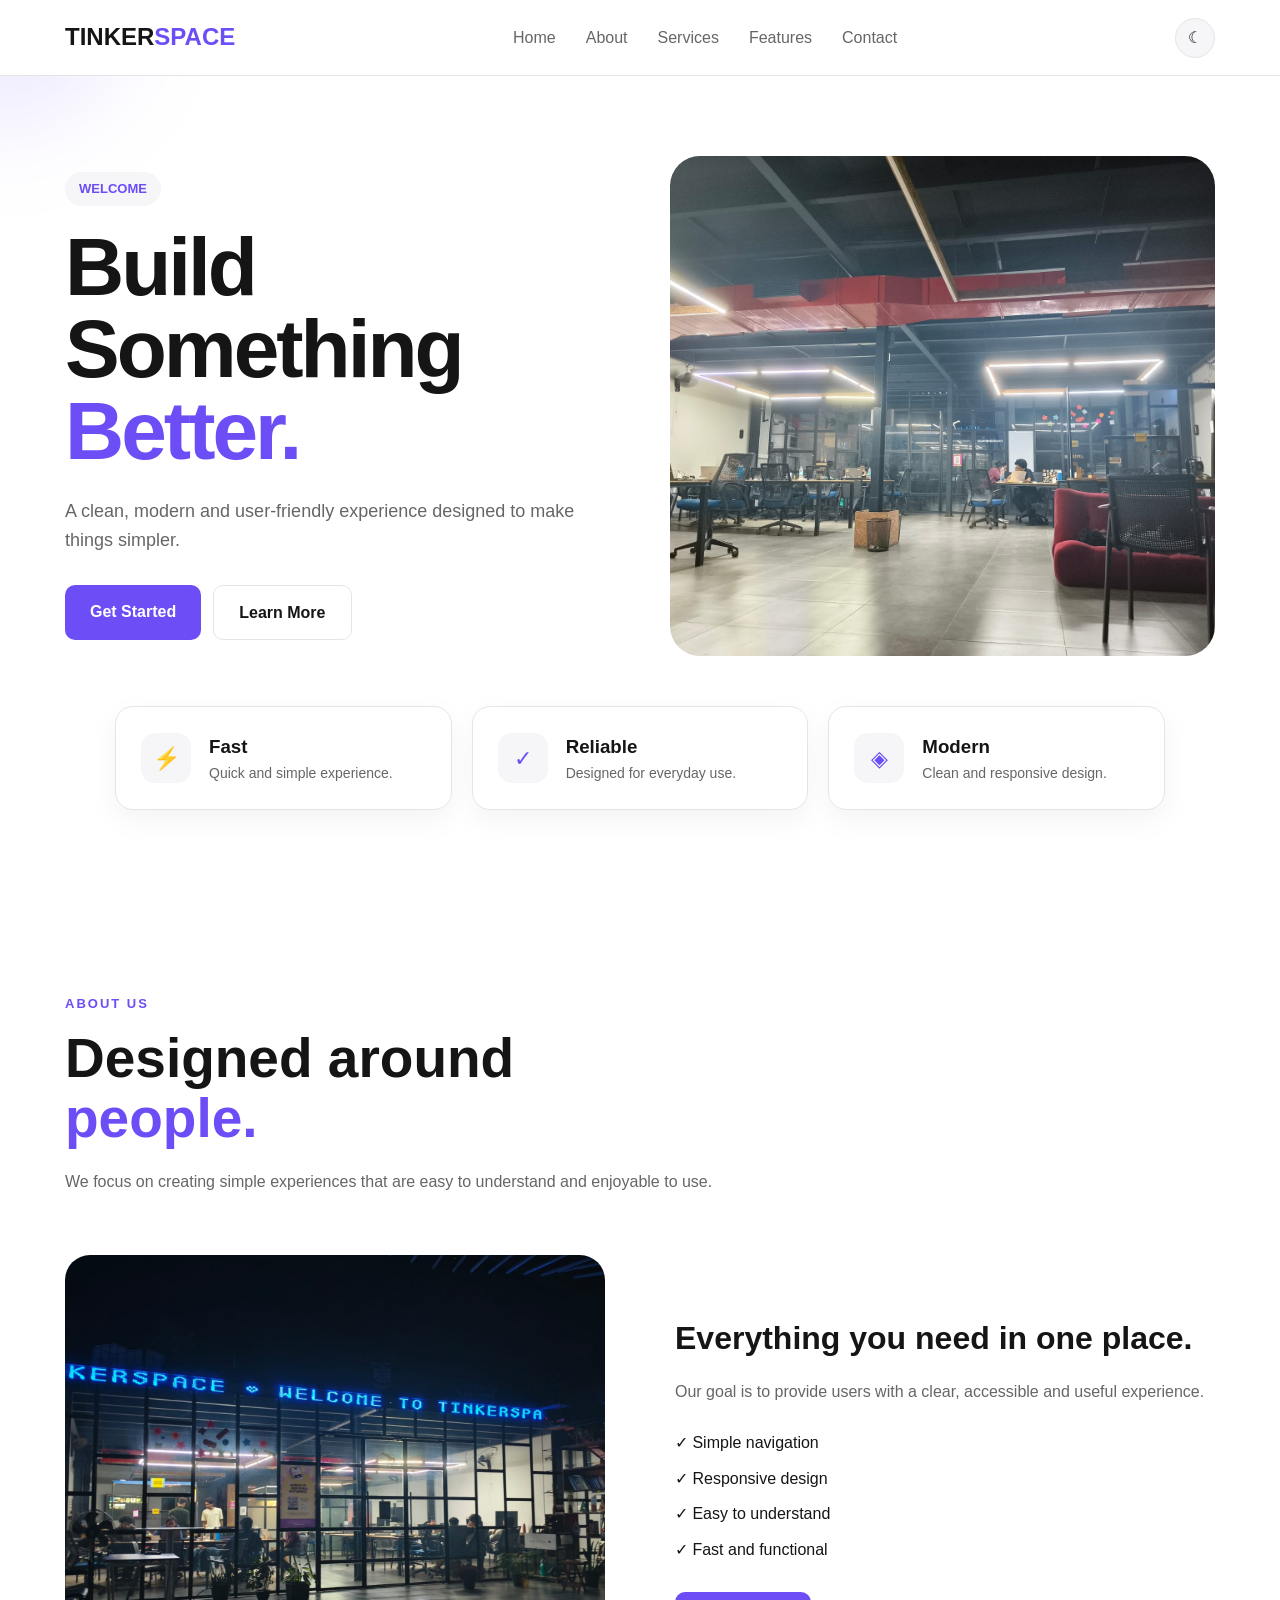
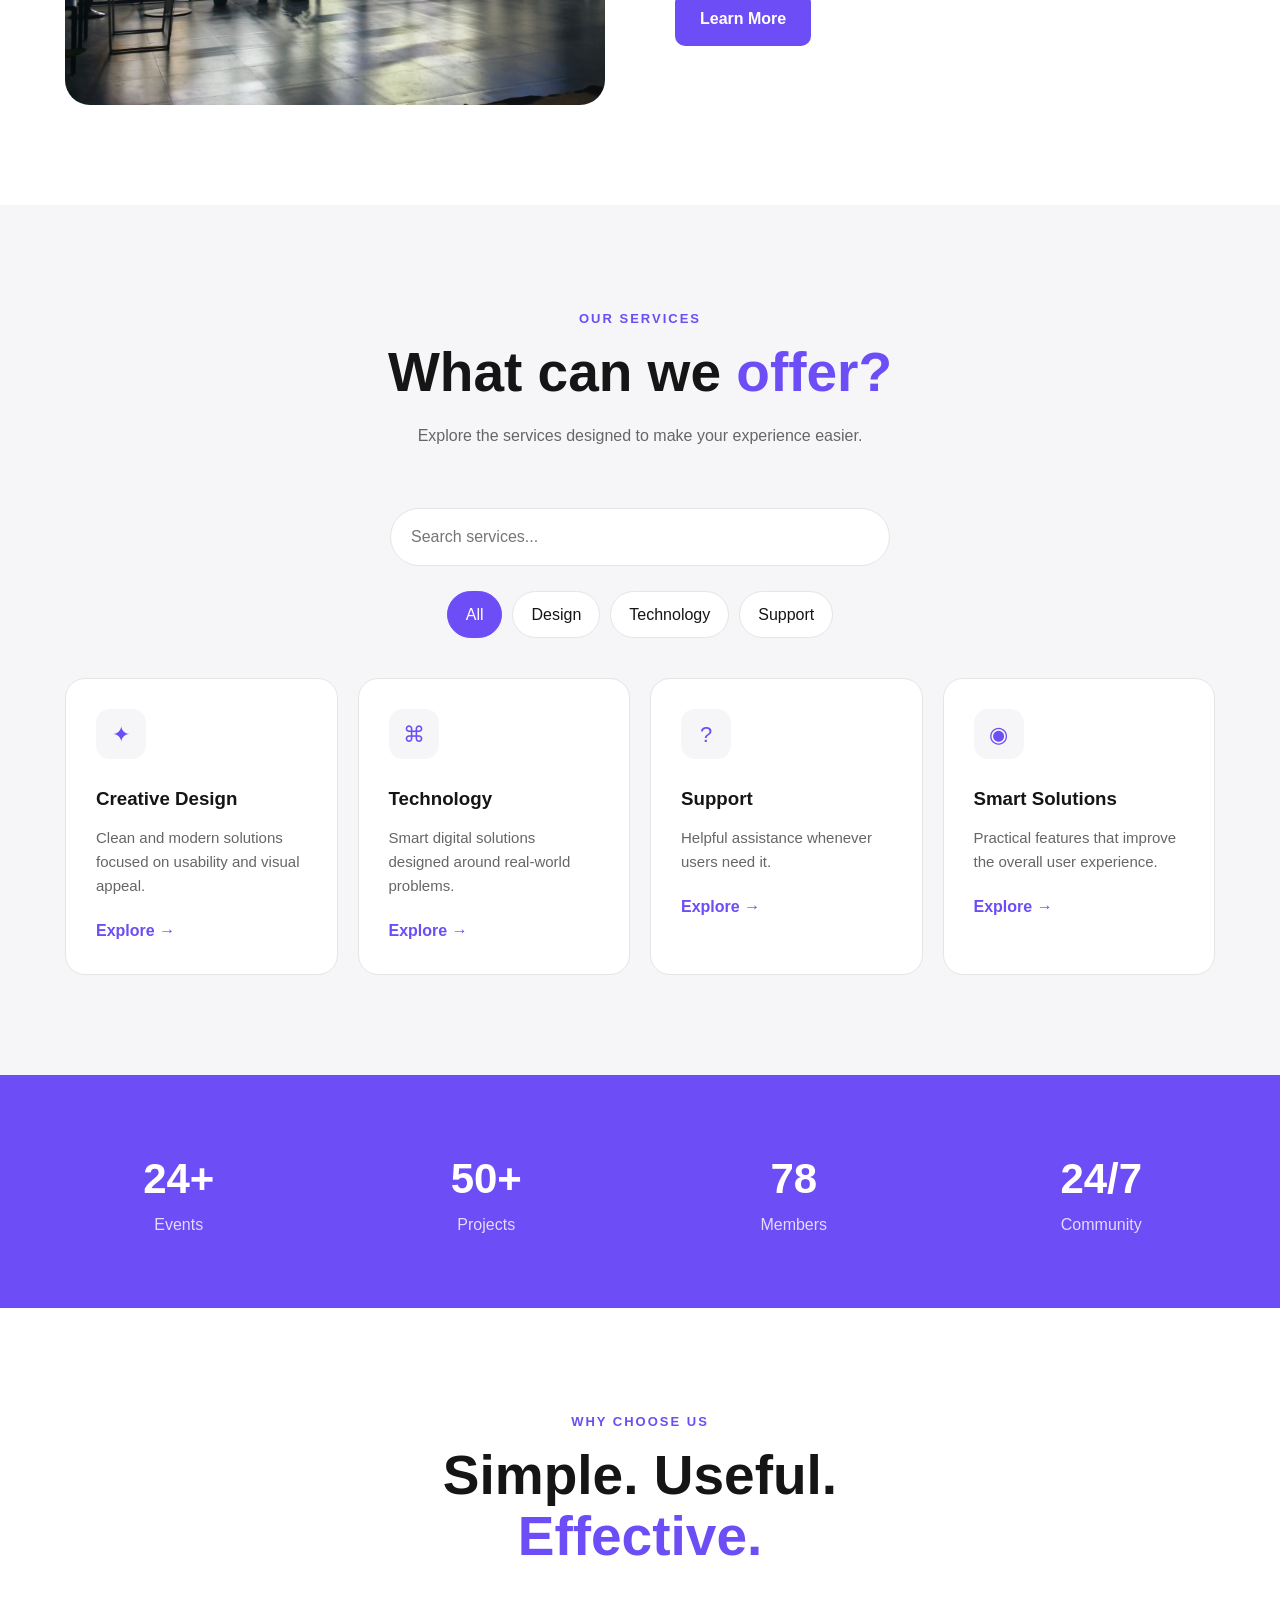
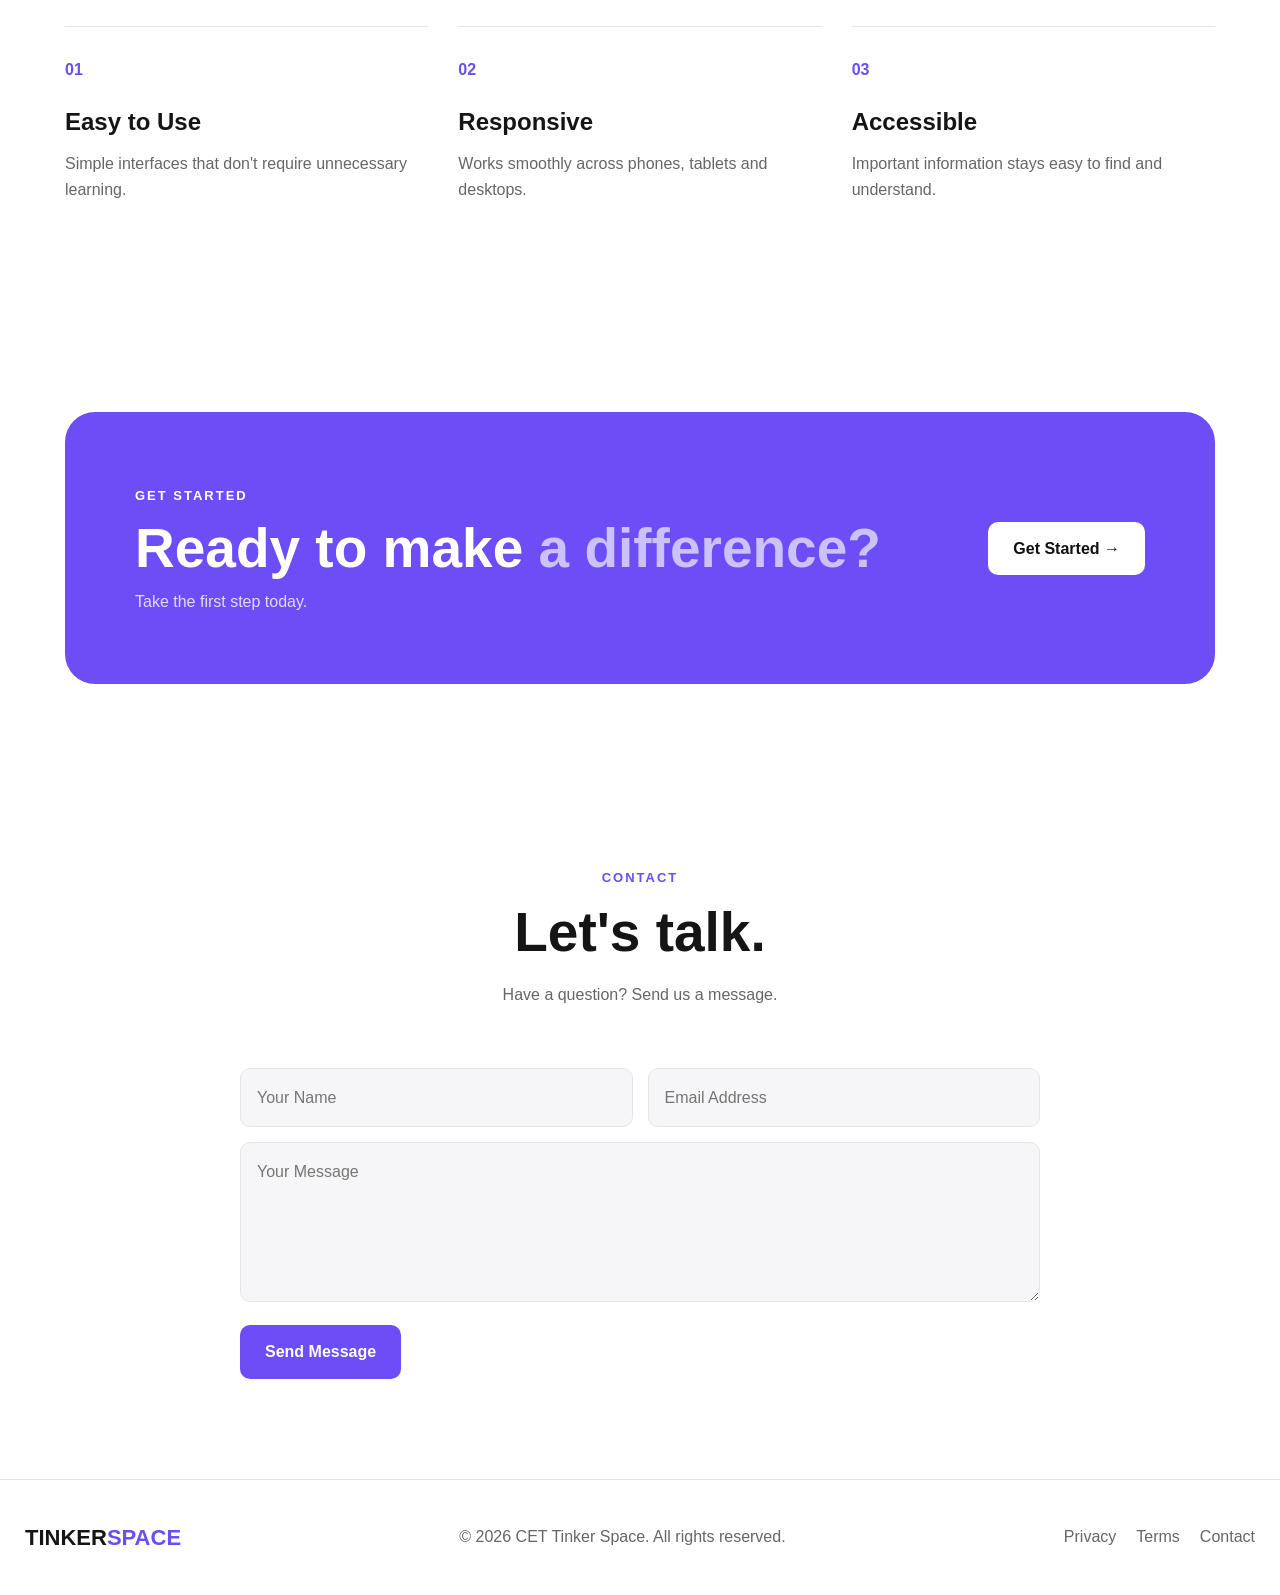
<file: index.html>
<!DOCTYPE html>
<html lang="en">
<head>
  <meta charset="UTF-8">
  <meta name="viewport" content="width=device-width, initial-scale=1.0">
  <title>CET Tinker Space</title>
  <link rel="stylesheet" href="style.css">
</head>
<body>

  <div class="cursor-glow"></div>

  <header>
    <nav class="navbar">
      <a href="#home" class="logo">TINKER<span>SPACE</span></a>

      <div class="nav-links" id="navLinks">
        <a href="#home">Home</a>
        <a href="#about">About</a>
        <a href="#services">Services</a>
        <a href="#features">Features</a>
        <a href="#contact">Contact</a>
      </div>

      <div class="nav-actions">
        <button id="themeBtn" class="icon-btn">☾</button>
        <button id="menuBtn" class="menu-btn">☰</button>
      </div>
    </nav>
  </header>

  <section class="hero reveal" id="home">
    <div class="hero-content">
      <span class="badge">WELCOME</span>
      <h1>Build Something <span>Better.</span></h1>
      <p>A clean, modern and user-friendly experience designed to make things simpler.</p>
      <div class="hero-buttons">
        <a href="#services" class="btn primary">Get Started</a>
        <a href="#about" class="btn secondary">Learn More</a>
      </div>
    </div>
    <div class="hero-image">
      <img src="hero.jpeg" alt="Hero Image">
    </div>
  </section>

  <section class="quick-section reveal">
    <div class="quick-card">
      <div class="quick-icon">⚡</div>
      <div>
        <h3>Fast</h3>
        <p>Quick and simple experience.</p>
      </div>
    </div>
    <div class="quick-card">
      <div class="quick-icon">✓</div>
      <div>
        <h3>Reliable</h3>
        <p>Designed for everyday use.</p>
      </div>
    </div>
    <div class="quick-card">
      <div class="quick-icon">◈</div>
      <div>
        <h3>Modern</h3>
        <p>Clean and responsive design.</p>
      </div>
    </div>
  </section>

  <section class="section reveal" id="about">
    <div class="section-heading">
      <span class="small-title">ABOUT US</span>
      <h2>Designed around <span>people.</span></h2>
      <p>We focus on creating simple experiences that are easy to understand and enjoyable to use.</p>
    </div>

    <div class="about-grid">
      <div class="about-image">
        <img src="about.jpeg" alt="About">
      </div>

      <div class="about-content">
        <h3>Everything you need in one place.</h3>
        <p>Our goal is to provide users with a clear, accessible and useful experience.</p>

        <div class="check-list">
          <p>✓ Simple navigation</p>
          <p>✓ Responsive design</p>
          <p>✓ Easy to understand</p>
          <p>✓ Fast and functional</p>
        </div>

        <button class="btn primary" id="learnBtn">Learn More</button>
      </div>
    </div>
  </section>

  <section class="section alt-section reveal" id="services">
    <div class="section-heading center">
      <span class="small-title">OUR SERVICES</span>
      <h2>What can we <span>offer?</span></h2>
      <p>Explore the services designed to make your experience easier.</p>
    </div>

    <div class="search-container">
      <input type="text" id="cardSearch" placeholder="Search services...">
    </div>

    <div class="filters">
      <button class="filter-btn active" data-filter="all">All</button>
      <button class="filter-btn" data-filter="design">Design</button>
      <button class="filter-btn" data-filter="technology">Technology</button>
      <button class="filter-btn" data-filter="support">Support</button>
    </div>

    <div class="card-grid">
      <div class="service-card reveal" data-category="design">
        <div class="card-icon">✦</div>
        <h3>Creative Design</h3>
        <p>Clean and modern solutions focused on usability and visual appeal.</p>
        <button class="text-btn" onclick="openModal('Creative Design')">Explore →</button>
      </div>

      <div class="service-card reveal" data-category="technology">
        <div class="card-icon">⌘</div>
        <h3>Technology</h3>
        <p>Smart digital solutions designed around real-world problems.</p>
        <button class="text-btn" onclick="openModal('Technology')">Explore →</button>
      </div>

      <div class="service-card reveal" data-category="support">
        <div class="card-icon">?</div>
        <h3>Support</h3>
        <p>Helpful assistance whenever users need it.</p>
        <button class="text-btn" onclick="openModal('Support')">Explore →</button>
      </div>

      <div class="service-card reveal" data-category="technology">
        <div class="card-icon">◉</div>
        <h3>Smart Solutions</h3>
        <p>Practical features that improve the overall user experience.</p>
        <button class="text-btn" onclick="openModal('Smart Solutions')">Explore →</button>
      </div>
    </div>
  </section>

  <section class="stats-section reveal">
    <div class="stat">
      <h2 class="counter" data-target="24">0</h2>
      <p>Events</p>
    </div>
    <div class="stat">
      <h2 class="counter" data-target="50">0</h2>
      <p>Projects</p>
    </div>
    <div class="stat">
      <h2 class="counter" data-target="100">0</h2>
      <p>Members</p>
    </div>
    <div class="stat">
      <h2>24/7</h2>
      <p>Community</p>
    </div>
  </section>

  <section class="section reveal" id="features">
    <div class="section-heading center">
      <span class="small-title">WHY CHOOSE US</span>
      <h2>Simple. Useful. <span>Effective.</span></h2>
    </div>

    <div class="feature-grid">
      <div class="feature reveal">
        <span>01</span>
        <h3>Easy to Use</h3>
        <p>Simple interfaces that don't require unnecessary learning.</p>
      </div>
      <div class="feature reveal">
        <span>02</span>
        <h3>Responsive</h3>
        <p>Works smoothly across phones, tablets and desktops.</p>
      </div>
      <div class="feature reveal">
        <span>03</span>
        <h3>Accessible</h3>
        <p>Important information stays easy to find and understand.</p>
      </div>
    </div>
  </section>

  <section class="cta reveal">
    <div>
      <span class="small-title">GET STARTED</span>
      <h2>Ready to make <span>a difference?</span></h2>
      <p>Take the first step today.</p>
    </div>
    <button class="btn white" onclick="openModal('Get Started')">Get Started →</button>
  </section>

  <section class="section reveal" id="contact">
    <div class="section-heading center">
      <span class="small-title">CONTACT</span>
      <h2>Let's talk.</h2>
      <p>Have a question? Send us a message.</p>
    </div>

    <form class="contact-form" id="contactForm">
      <div class="input-row">
        <input type="text" id="name" placeholder="Your Name" required>
        <input type="email" id="email" placeholder="Email Address" required>
      </div>
      <textarea id="message" placeholder="Your Message" required></textarea>
      <button class="btn primary" type="submit">Send Message</button>
    </form>
  </section>

  <footer>
    <div class="footer-logo">TINKER<span>SPACE</span></div>
    <p>&copy; 2026 CET Tinker Space. All rights reserved.</p>
    <div class="footer-links">
      <a href="#">Privacy</a>
      <a href="#">Terms</a>
      <a href="#contact">Contact</a>
    </div>
  </footer>

  <div class="modal" id="modal">
    <div class="modal-box">
      <button class="close-btn" onclick="closeModal()">&times;</button>
      <span class="small-title">MORE INFORMATION</span>
      <h2 id="modalTitle">Service</h2>
      <p>This section can be customized depending on the website and problem statement given during the competition.</p>
      <button class="btn primary" onclick="closeModal()">Continue</button>
    </div>
  </div>

  <div class="toast" id="toast">✓ Message sent successfully!</div>

  <button id="topBtn" class="top-btn">↑</button>

  <script src="script.js"></script>
</body>
</html>
</file>
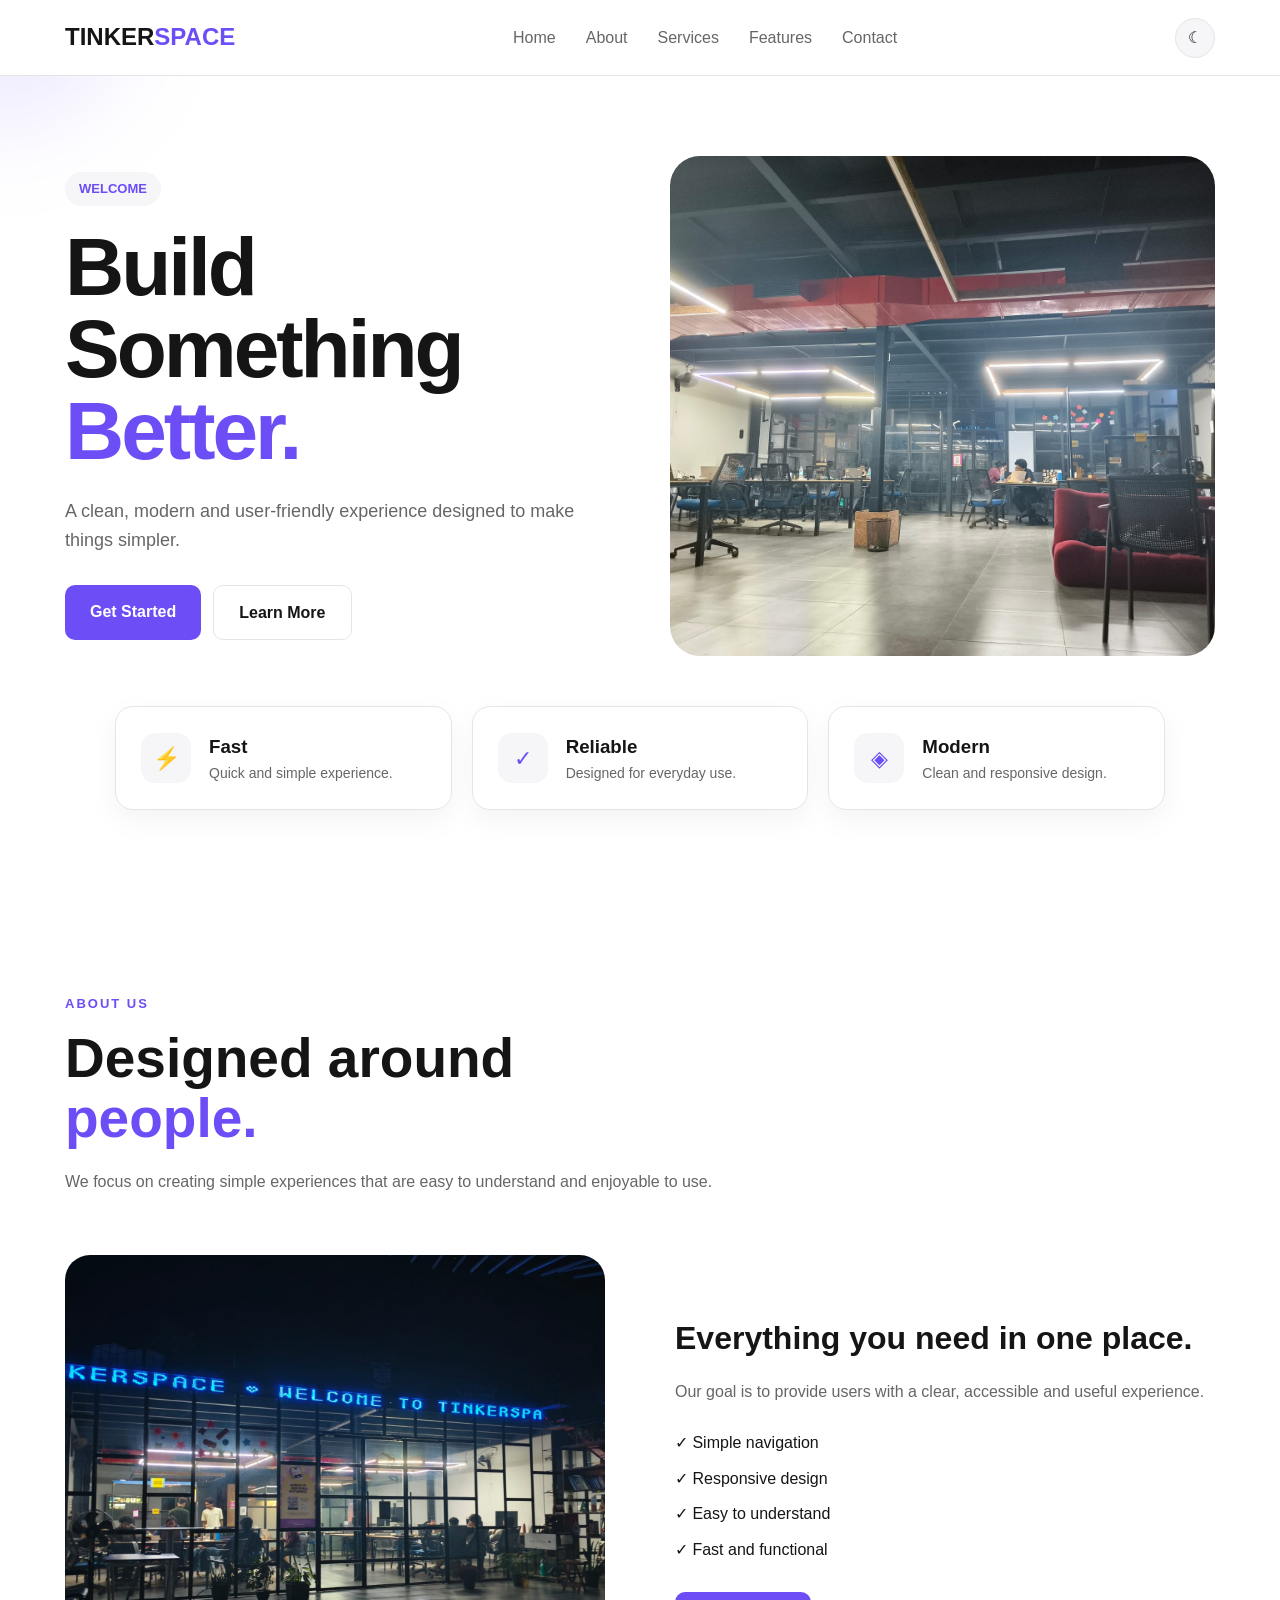
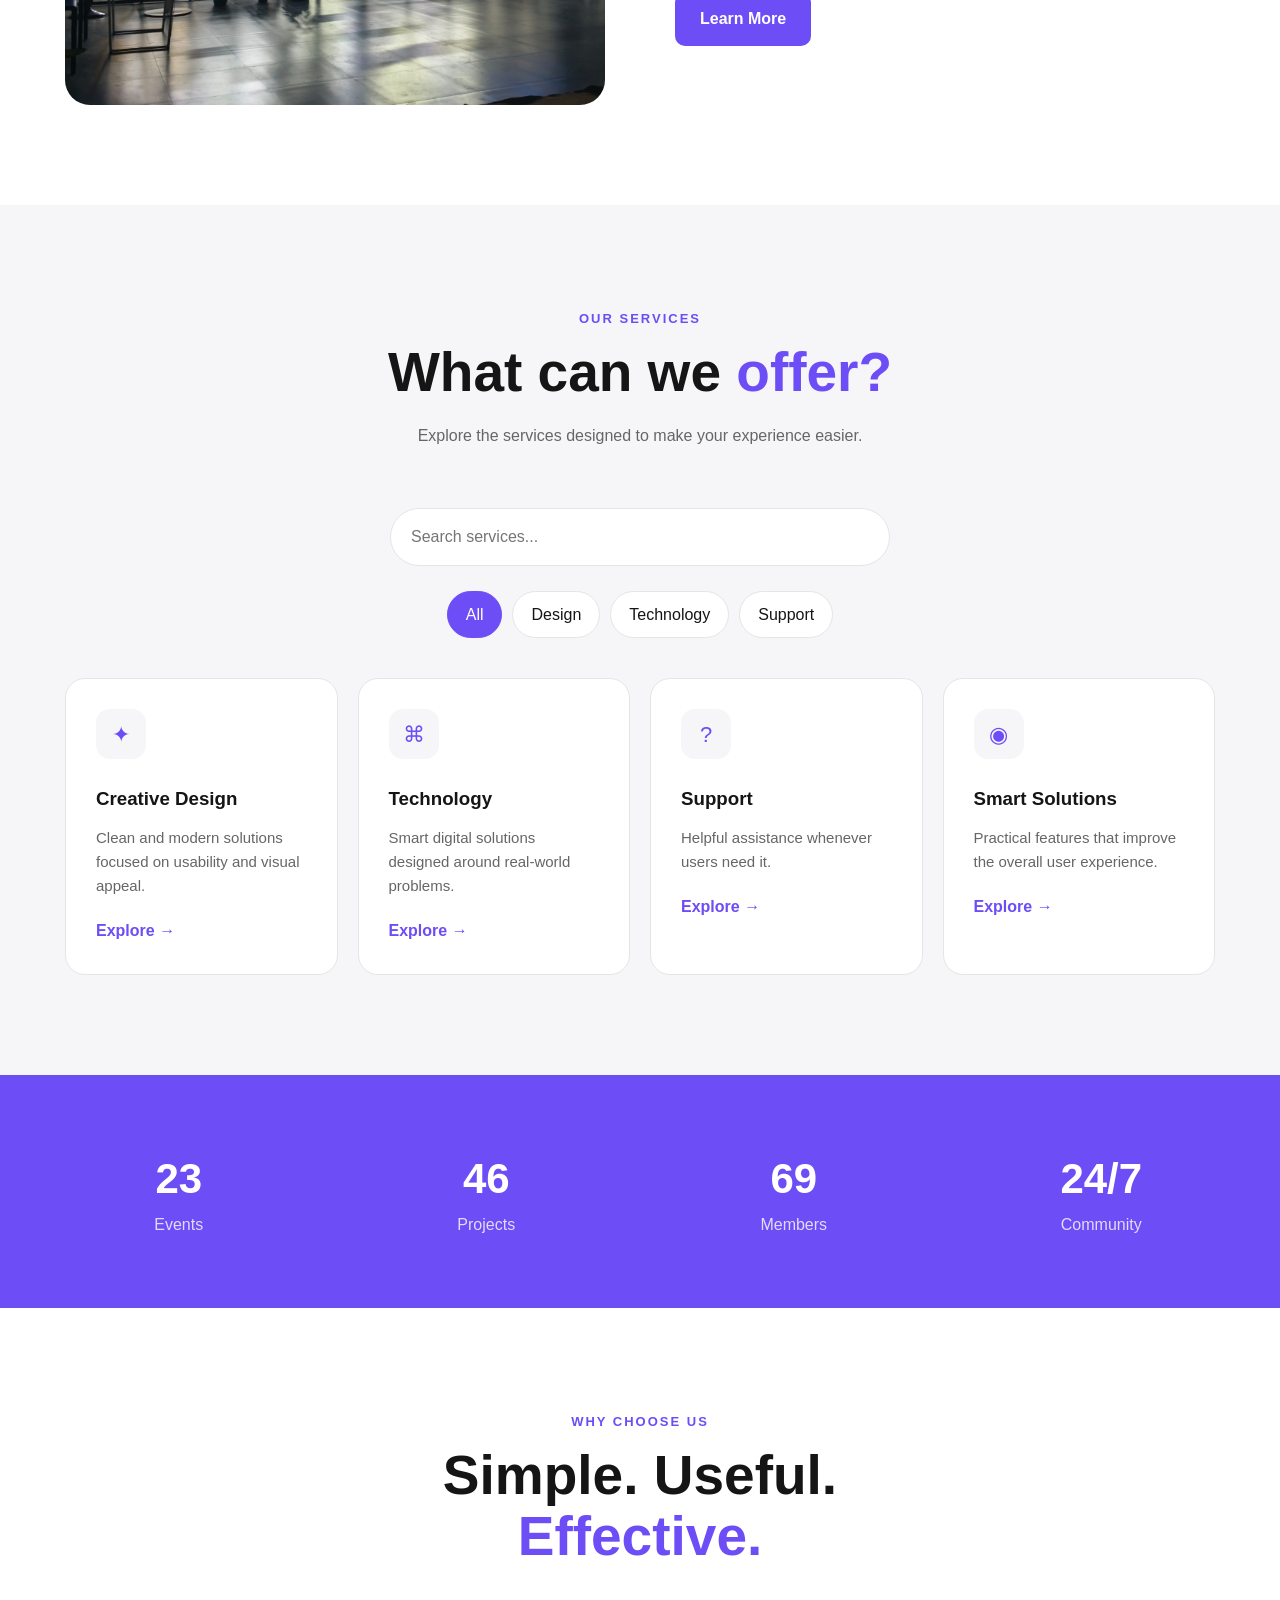
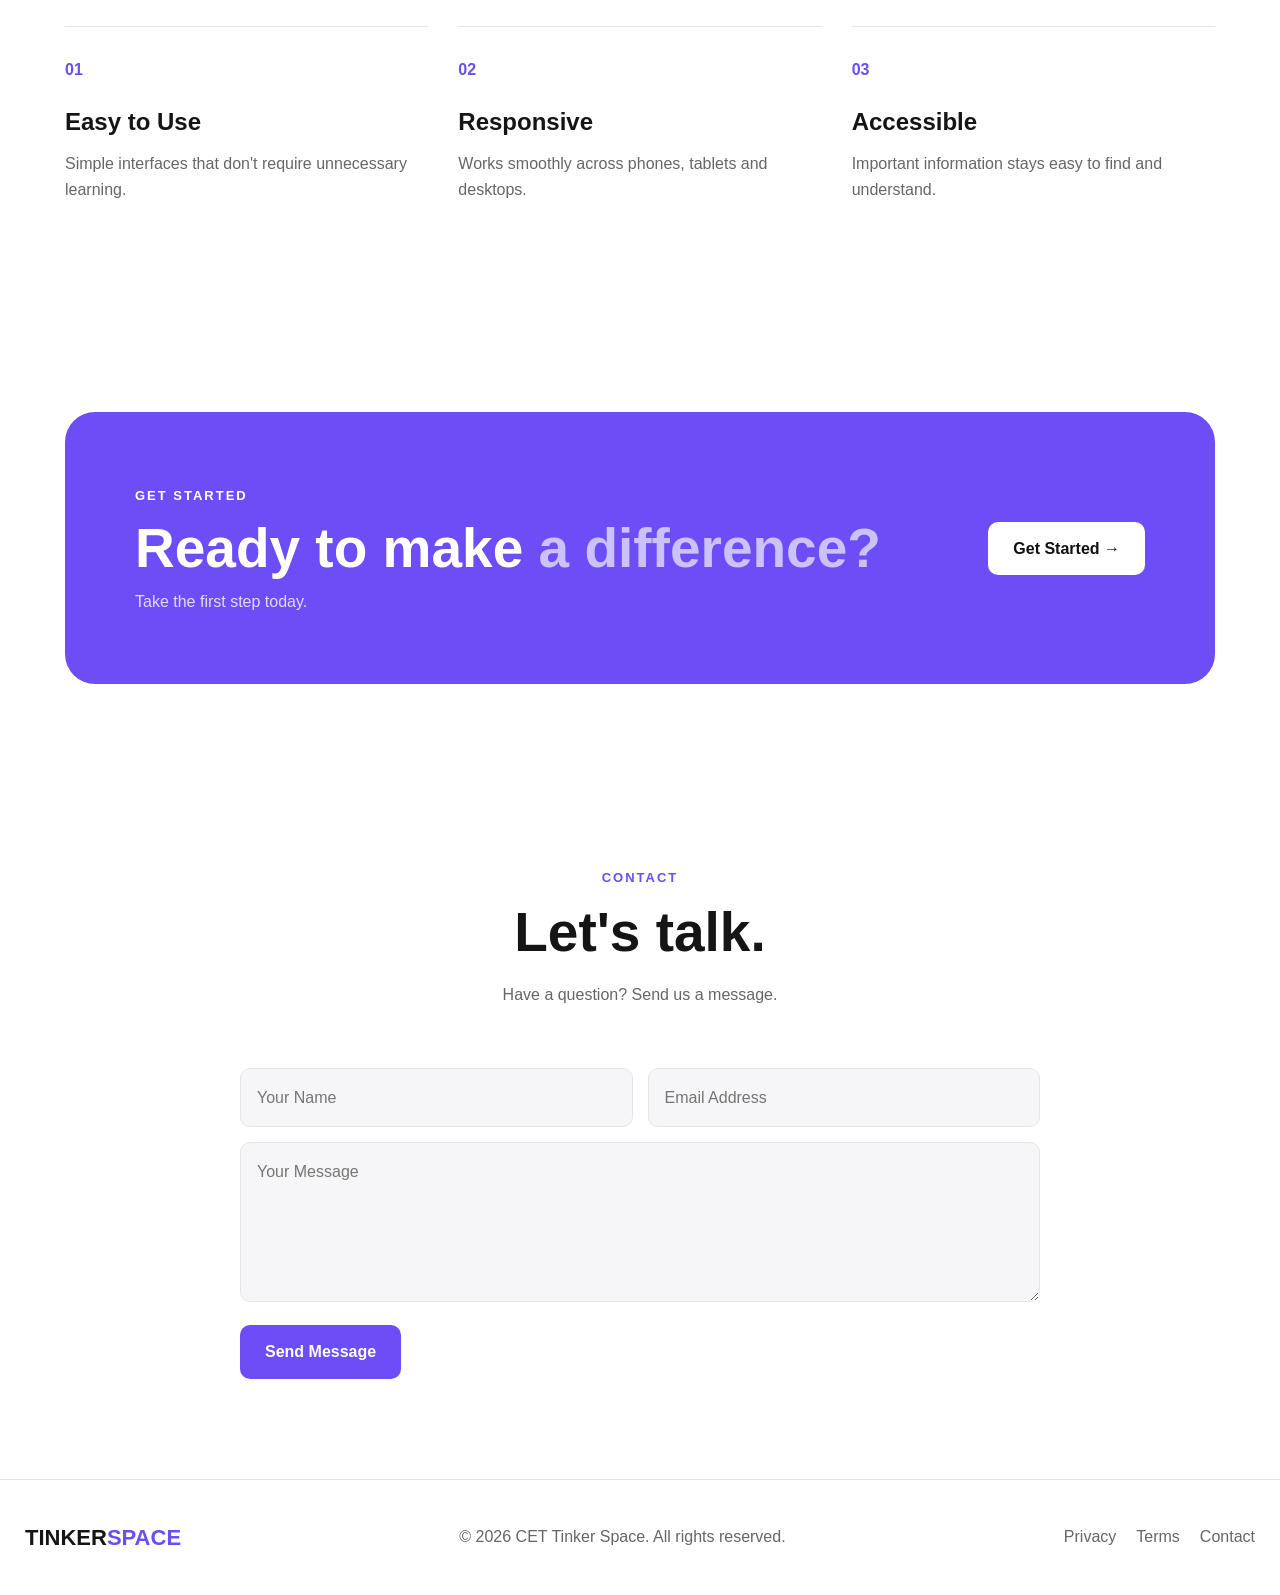
<file: landing.html>
<!DOCTYPE html>
<html lang="en">
<head>
  <meta charset="UTF-8">
  <meta name="viewport" content="width=device-width, initial-scale=1.0">
  <title>CET Tinker Space</title>
  <link rel="stylesheet" href="style.css">
</head>
<body>

  <div class="cursor-glow"></div>

  <header>
    <nav class="navbar">
      <a href="#home" class="logo">TINKER<span>SPACE</span></a>

      <div class="nav-links" id="navLinks">
        <a href="#home">Home</a>
        <a href="#about">About</a>
        <a href="#services">Services</a>
        <a href="#features">Features</a>
        <a href="#contact">Contact</a>
      </div>

      <div class="nav-actions">
        <button id="themeBtn" class="icon-btn">☾</button>
        <button id="menuBtn" class="menu-btn">☰</button>
      </div>
    </nav>
  </header>

  <section class="hero reveal" id="home">
    <div class="hero-content">
      <span class="badge">WELCOME</span>
      <h1>Build Something <span>Better.</span></h1>
      <p>A clean, modern and user-friendly experience designed to make things simpler.</p>
      <div class="hero-buttons">
        <a href="#services" class="btn primary">Get Started</a>
        <a href="#about" class="btn secondary">Learn More</a>
      </div>
    </div>
    <div class="hero-image">
      <img src="hero.jpeg" alt="Hero Image">
    </div>
  </section>

  <section class="quick-section reveal">
    <div class="quick-card">
      <div class="quick-icon">⚡</div>
      <div>
        <h3>Fast</h3>
        <p>Quick and simple experience.</p>
      </div>
    </div>
    <div class="quick-card">
      <div class="quick-icon">✓</div>
      <div>
        <h3>Reliable</h3>
        <p>Designed for everyday use.</p>
      </div>
    </div>
    <div class="quick-card">
      <div class="quick-icon">◈</div>
      <div>
        <h3>Modern</h3>
        <p>Clean and responsive design.</p>
      </div>
    </div>
  </section>

  <section class="section reveal" id="about">
    <div class="section-heading">
      <span class="small-title">ABOUT US</span>
      <h2>Designed around <span>people.</span></h2>
      <p>We focus on creating simple experiences that are easy to understand and enjoyable to use.</p>
    </div>

    <div class="about-grid">
      <div class="about-image">
        <img src="about.jpeg" alt="About">
      </div>

      <div class="about-content">
        <h3>Everything you need in one place.</h3>
        <p>Our goal is to provide users with a clear, accessible and useful experience.</p>

        <div class="check-list">
          <p>✓ Simple navigation</p>
          <p>✓ Responsive design</p>
          <p>✓ Easy to understand</p>
          <p>✓ Fast and functional</p>
        </div>

        <button class="btn primary" id="learnBtn">Learn More</button>
      </div>
    </div>
  </section>

  <section class="section alt-section reveal" id="services">
    <div class="section-heading center">
      <span class="small-title">OUR SERVICES</span>
      <h2>What can we <span>offer?</span></h2>
      <p>Explore the services designed to make your experience easier.</p>
    </div>

    <div class="search-container">
      <input type="text" id="cardSearch" placeholder="Search services...">
    </div>

    <div class="filters">
      <button class="filter-btn active" data-filter="all">All</button>
      <button class="filter-btn" data-filter="design">Design</button>
      <button class="filter-btn" data-filter="technology">Technology</button>
      <button class="filter-btn" data-filter="support">Support</button>
    </div>

    <div class="card-grid">
      <div class="service-card reveal" data-category="design">
        <div class="card-icon">✦</div>
        <h3>Creative Design</h3>
        <p>Clean and modern solutions focused on usability and visual appeal.</p>
        <button class="text-btn" onclick="openModal('Creative Design')">Explore →</button>
      </div>

      <div class="service-card reveal" data-category="technology">
        <div class="card-icon">⌘</div>
        <h3>Technology</h3>
        <p>Smart digital solutions designed around real-world problems.</p>
        <button class="text-btn" onclick="openModal('Technology')">Explore →</button>
      </div>

      <div class="service-card reveal" data-category="support">
        <div class="card-icon">?</div>
        <h3>Support</h3>
        <p>Helpful assistance whenever users need it.</p>
        <button class="text-btn" onclick="openModal('Support')">Explore →</button>
      </div>

      <div class="service-card reveal" data-category="technology">
        <div class="card-icon">◉</div>
        <h3>Smart Solutions</h3>
        <p>Practical features that improve the overall user experience.</p>
        <button class="text-btn" onclick="openModal('Smart Solutions')">Explore →</button>
      </div>
    </div>
  </section>

  <section class="stats-section reveal">
    <div class="stat">
      <h2 class="counter" data-target="24">0</h2>
      <p>Events</p>
    </div>
    <div class="stat">
      <h2 class="counter" data-target="50">0</h2>
      <p>Projects</p>
    </div>
    <div class="stat">
      <h2 class="counter" data-target="100">0</h2>
      <p>Members</p>
    </div>
    <div class="stat">
      <h2>24/7</h2>
      <p>Community</p>
    </div>
  </section>

  <section class="section reveal" id="features">
    <div class="section-heading center">
      <span class="small-title">WHY CHOOSE US</span>
      <h2>Simple. Useful. <span>Effective.</span></h2>
    </div>

    <div class="feature-grid">
      <div class="feature reveal">
        <span>01</span>
        <h3>Easy to Use</h3>
        <p>Simple interfaces that don't require unnecessary learning.</p>
      </div>
      <div class="feature reveal">
        <span>02</span>
        <h3>Responsive</h3>
        <p>Works smoothly across phones, tablets and desktops.</p>
      </div>
      <div class="feature reveal">
        <span>03</span>
        <h3>Accessible</h3>
        <p>Important information stays easy to find and understand.</p>
      </div>
    </div>
  </section>

  <section class="cta reveal">
    <div>
      <span class="small-title">GET STARTED</span>
      <h2>Ready to make <span>a difference?</span></h2>
      <p>Take the first step today.</p>
    </div>
    <button class="btn white" onclick="openModal('Get Started')">Get Started →</button>
  </section>

  <section class="section reveal" id="contact">
    <div class="section-heading center">
      <span class="small-title">CONTACT</span>
      <h2>Let's talk.</h2>
      <p>Have a question? Send us a message.</p>
    </div>

    <form class="contact-form" id="contactForm">
      <div class="input-row">
        <input type="text" id="name" placeholder="Your Name" required>
        <input type="email" id="email" placeholder="Email Address" required>
      </div>
      <textarea id="message" placeholder="Your Message" required></textarea>
      <button class="btn primary" type="submit">Send Message</button>
    </form>
  </section>

  <footer>
    <div class="footer-logo">TINKER<span>SPACE</span></div>
    <p>&copy; 2026 CET Tinker Space. All rights reserved.</p>
    <div class="footer-links">
      <a href="#">Privacy</a>
      <a href="#">Terms</a>
      <a href="#contact">Contact</a>
    </div>
  </footer>

  <div class="modal" id="modal">
    <div class="modal-box">
      <button class="close-btn" onclick="closeModal()">&times;</button>
      <span class="small-title">MORE INFORMATION</span>
      <h2 id="modalTitle">Service</h2>
      <p>This section can be customized depending on the website and problem statement given during the competition.</p>
      <button class="btn primary" onclick="closeModal()">Continue</button>
    </div>
  </div>

  <div class="toast" id="toast">✓ Message sent successfully!</div>

  <button id="topBtn" class="top-btn">↑</button>

  <script src="script.js"></script>
</body>
</html>
</file>
<file: style.css>
* { margin: 0; padding: 0; box-sizing: border-box; }

:root {
  --primary: #6c4df6;
  --primary-dark: #5135d4;
  --background: #ffffff;
  --surface: #f6f6f8;
  --text: #151515;
  --muted: #666666;
  --border: #e5e5e5;
  --card: #ffffff;
}

body.dark {
  --background: #101014;
  --surface: #18181e;
  --text: #f5f5f5;
  --muted: #aaaaaa;
  --border: #2b2b32;
  --card: #1b1b22;
}

html { scroll-behavior: smooth; }

body {
  font-family: Arial, sans-serif;
  background: var(--background);
  color: var(--text);
  line-height: 1.6;
  transition: background 0.3s, color 0.3s;
}

img { width: 100%; display: block; object-fit: cover; }
a { text-decoration: none; color: inherit; }
button, input, textarea { font: inherit; }

/* Cursor glow */
.cursor-glow {
  position: fixed;
  width: 250px;
  height: 250px;
  border-radius: 50%;
  background: rgba(108, 77, 246, 0.12);
  filter: blur(50px);
  pointer-events: none;
  transform: translate(-50%, -50%);
  z-index: -1;
}

/* Scroll reveal */
.reveal { opacity: 0; transform: translateY(40px); transition: opacity 0.7s ease, transform 0.7s ease; }
.reveal.visible { opacity: 1; transform: translateY(0); }

/* Navbar */
header { position: sticky; top: 0; z-index: 1000; background: var(--background); border-bottom: 1px solid var(--border); }

.navbar {
  max-width: 1200px;
  height: 75px;
  margin: auto;
  padding: 0 25px;
  display: flex;
  align-items: center;
  justify-content: space-between;
}

.logo { font-size: 24px; font-weight: 800; }
.logo span, .footer-logo span { color: var(--primary); }
.nav-links { display: flex; gap: 30px; }
.nav-links a { color: var(--muted); transition: 0.3s; }
.nav-links a:hover { color: var(--primary); }
.nav-actions { display: flex; gap: 10px; }

.icon-btn, .menu-btn {
  border: 1px solid var(--border);
  background: var(--surface);
  color: var(--text);
  width: 40px;
  height: 40px;
  border-radius: 50%;
  cursor: pointer;
  transition: 0.3s;
}

.icon-btn:hover, .menu-btn:hover { transform: translateY(-2px); }
.menu-btn { display: none; }

/* Hero */
.hero {
  max-width: 1200px;
  min-height: 650px;
  margin: auto;
  padding: 80px 25px;
  display: grid;
  grid-template-columns: 1fr 1fr;
  align-items: center;
  gap: 60px;
}

.badge {
  display: inline-block;
  padding: 7px 14px;
  border-radius: 30px;
  background: var(--surface);
  color: var(--primary);
  font-size: 13px;
  font-weight: bold;
  margin-bottom: 20px;
}

.hero h1 { font-size: clamp(48px, 7vw, 82px); line-height: 1; letter-spacing: -3px; margin-bottom: 25px; }
.hero h1 span, .section-heading h2 span, .cta h2 span { color: var(--primary); }
.hero p { max-width: 550px; color: var(--muted); font-size: 18px; margin-bottom: 30px; }
.hero-buttons { display: flex; gap: 12px; flex-wrap: wrap; }
.hero-image { height: 500px; border-radius: 30px; overflow: hidden; }
.hero-image img { height: 100%; transition: transform 0.5s; }
.hero-image:hover img { transform: scale(1.04); }

/* Buttons */
.btn { border: none; padding: 14px 25px; border-radius: 10px; cursor: pointer; font-weight: bold; display: inline-block; transition: 0.3s; }
.btn:hover { transform: translateY(-3px); }
.primary { background: var(--primary); color: white; }
.primary:hover { background: var(--primary-dark); }
.secondary { border: 1px solid var(--border); color: var(--text); background: var(--background); }
.white { background: white; color: #111; }

/* Quick cards */
.quick-section { max-width: 1100px; margin: -30px auto 80px; padding: 0 25px; display: grid; grid-template-columns: repeat(3, 1fr); gap: 20px; }

.quick-card {
  padding: 25px;
  background: var(--card);
  border: 1px solid var(--border);
  border-radius: 18px;
  display: flex;
  align-items: center;
  gap: 18px;
  box-shadow: 0 10px 30px rgba(0, 0, 0, 0.05);
  transition: 0.3s;
}

.quick-card:hover { transform: translateY(-6px); }

.quick-icon, .card-icon {
  width: 50px;
  height: 50px;
  flex-shrink: 0;
  border-radius: 14px;
  display: grid;
  place-items: center;
  background: var(--surface);
  color: var(--primary);
  font-size: 22px;
}

.quick-card p { color: var(--muted); font-size: 14px; }

/* Sections */
.section { max-width: 1200px; margin: auto; padding: 100px 25px; }

.alt-section {
  max-width: none;
  padding-left: max(25px, calc((100% - 1150px) / 2));
  padding-right: max(25px, calc((100% - 1150px) / 2));
  background: var(--surface);
}

.section-heading { max-width: 650px; margin-bottom: 60px; }
.section-heading.center { text-align: center; margin-left: auto; margin-right: auto; }
.small-title { color: var(--primary); font-size: 13px; font-weight: bold; letter-spacing: 2px; }
.section-heading h2 { font-size: clamp(35px, 5vw, 55px); line-height: 1.1; margin: 12px 0 20px; }
.section-heading p { color: var(--muted); }

/* About */
.about-grid { display: grid; grid-template-columns: 1fr 1fr; gap: 70px; align-items: center; }
.about-image { height: 450px; border-radius: 25px; overflow: hidden; }
.about-image img { height: 100%; transition: transform 0.5s; }
.about-image:hover img { transform: scale(1.04); }
.about-content h3 { font-size: 32px; margin-bottom: 15px; }
.about-content > p { color: var(--muted); margin-bottom: 25px; }
.check-list { margin-bottom: 30px; }
.check-list p { margin-bottom: 10px; }

/* Search */
.search-container { max-width: 500px; margin: 0 auto 25px; }

.search-container input {
  width: 100%;
  padding: 15px 20px;
  border: 1px solid var(--border);
  border-radius: 30px;
  background: var(--card);
  color: var(--text);
  outline: none;
  transition: 0.3s;
}

.search-container input:focus { border-color: var(--primary); box-shadow: 0 0 0 3px rgba(108, 77, 246, 0.1); }

/* Filters */
.filters { display: flex; justify-content: center; gap: 10px; margin-bottom: 40px; flex-wrap: wrap; }

.filter-btn {
  border: 1px solid var(--border);
  background: var(--card);
  color: var(--text);
  padding: 10px 18px;
  border-radius: 30px;
  cursor: pointer;
  transition: 0.3s;
}

.filter-btn:hover { border-color: var(--primary); }
.filter-btn.active { background: var(--primary); color: white; border-color: var(--primary); }

/* Cards */
.card-grid { display: grid; grid-template-columns: repeat(4, 1fr); gap: 20px; }

.service-card {
  padding: 30px;
  background: var(--card);
  border: 1px solid var(--border);
  border-radius: 20px;
  transition: 0.3s;
}

.service-card:hover { transform: translateY(-8px); box-shadow: 0 15px 35px rgba(0, 0, 0, 0.08); }
.service-card .card-icon { margin-bottom: 25px; }
.service-card h3 { margin-bottom: 12px; }
.service-card p { color: var(--muted); font-size: 15px; margin-bottom: 20px; }
.text-btn { border: none; background: none; color: var(--primary); font-weight: bold; cursor: pointer; }

/* Stats */
.stats-section { padding: 70px 25px; background: var(--primary); color: white; display: grid; grid-template-columns: repeat(4, 1fr); text-align: center; }
.stat h2 { font-size: 42px; }
.stat p { opacity: 0.8; }

/* Features */
.feature-grid { display: grid; grid-template-columns: repeat(3, 1fr); gap: 30px; }
.feature { padding: 30px 0; border-top: 1px solid var(--border); }
.feature > span { color: var(--primary); font-weight: bold; }
.feature h3 { margin: 20px 0 10px; font-size: 24px; }
.feature p { color: var(--muted); }

/* CTA */
.cta {
  max-width: 1150px;
  margin: 80px auto;
  padding: 70px;
  background: var(--primary);
  color: white;
  border-radius: 30px;
  display: flex;
  align-items: center;
  justify-content: space-between;
  gap: 30px;
}

.cta .small-title { color: white; }
.cta h2 { font-size: clamp(35px, 5vw, 55px); line-height: 1.1; margin: 10px 0; }
.cta h2 span { color: white; opacity: 0.65; }
.cta p { opacity: 0.8; }

/* Contact */
.contact-form { max-width: 800px; margin: auto; }
.input-row { display: grid; grid-template-columns: 1fr 1fr; gap: 15px; }

.contact-form input, .contact-form textarea {
  width: 100%;
  padding: 16px;
  background: var(--surface);
  color: var(--text);
  border: 1px solid var(--border);
  border-radius: 10px;
  outline: none;
  margin-bottom: 15px;
  transition: 0.3s;
}

.contact-form input:focus, .contact-form textarea:focus { border-color: var(--primary); }
.contact-form textarea { height: 160px; resize: vertical; }

/* Footer */
footer { padding: 40px 25px; border-top: 1px solid var(--border); display: flex; justify-content: space-between; align-items: center; gap: 20px; color: var(--muted); }
.footer-logo { color: var(--text); font-size: 22px; font-weight: bold; }
.footer-links { display: flex; gap: 20px; }
.footer-links a:hover { color: var(--primary); }

/* Modal */
.modal { position: fixed; inset: 0; background: rgba(0, 0, 0, 0.6); display: none; place-items: center; padding: 20px; z-index: 2000; }
.modal.show { display: grid; }

.modal-box {
  max-width: 500px;
  width: 100%;
  background: var(--card);
  color: var(--text);
  padding: 40px;
  border-radius: 25px;
  position: relative;
  animation: modalIn 0.3s ease;
}

@keyframes modalIn {
  from { opacity: 0; transform: translateY(20px) scale(0.95); }
  to { opacity: 1; transform: translateY(0) scale(1); }
}

.modal-box h2 { font-size: 35px; margin: 10px 0; }
.modal-box p { color: var(--muted); margin-bottom: 25px; }
.close-btn { position: absolute; right: 20px; top: 20px; border: none; background: none; color: var(--text); font-size: 30px; cursor: pointer; }

/* Toast */
.toast {
  position: fixed;
  bottom: 30px;
  right: 30px;
  padding: 15px 22px;
  background: #151515;
  color: white;
  border-radius: 10px;
  transform: translateY(100px);
  opacity: 0;
  transition: 0.3s;
  z-index: 3000;
}

.toast.show { transform: translateY(0); opacity: 1; }

/* Back to top */
.top-btn {
  position: fixed;
  right: 25px;
  bottom: 25px;
  width: 45px;
  height: 45px;
  border: none;
  border-radius: 50%;
  background: var(--primary);
  color: white;
  font-size: 20px;
  cursor: pointer;
  opacity: 0;
  visibility: hidden;
  transition: 0.3s;
  z-index: 1500;
}

.top-btn.show { opacity: 1; visibility: visible; }
.top-btn:hover { transform: translateY(-4px); }

/* Tablet */
@media (max-width: 900px) {
  .nav-links {
    position: absolute;
    top: 75px;
    left: 0;
    width: 100%;
    background: var(--background);
    padding: 25px;
    display: none;
    flex-direction: column;
    border-bottom: 1px solid var(--border);
  }
  .nav-links.show { display: flex; }
  .menu-btn { display: block; }
  .hero { grid-template-columns: 1fr; padding-top: 60px; }
  .hero-image { height: 400px; }
  .quick-section { grid-template-columns: 1fr; margin-top: 30px; }
  .about-grid { grid-template-columns: 1fr; }
  .card-grid { grid-template-columns: repeat(2, 1fr); }
  .feature-grid { grid-template-columns: 1fr; }
  .stats-section { grid-template-columns: repeat(2, 1fr); gap: 40px; }
  .cta { margin: 50px 25px; padding: 45px 30px; flex-direction: column; align-items: flex-start; }
}

/* Mobile */
@media (max-width: 600px) {
  .cursor-glow { display: none; }
  .navbar { padding: 0 18px; }
  .hero { padding: 50px 20px; }
  .hero h1 { letter-spacing: -2px; }
  .hero-image { height: 300px; border-radius: 20px; }
  .section { padding: 70px 20px; }
  .alt-section { padding-left: 20px; padding-right: 20px; }
  .about-image { height: 300px; }
  .card-grid { grid-template-columns: 1fr; }
  .stats-section { grid-template-columns: 1fr 1fr; padding: 50px 20px; }
  .stat h2 { font-size: 32px; }
  .input-row { grid-template-columns: 1fr; }
  footer { flex-direction: column; text-align: center; }
  .cta { border-radius: 20px; }
  .top-btn { right: 15px; bottom: 15px; }
}
</file>
